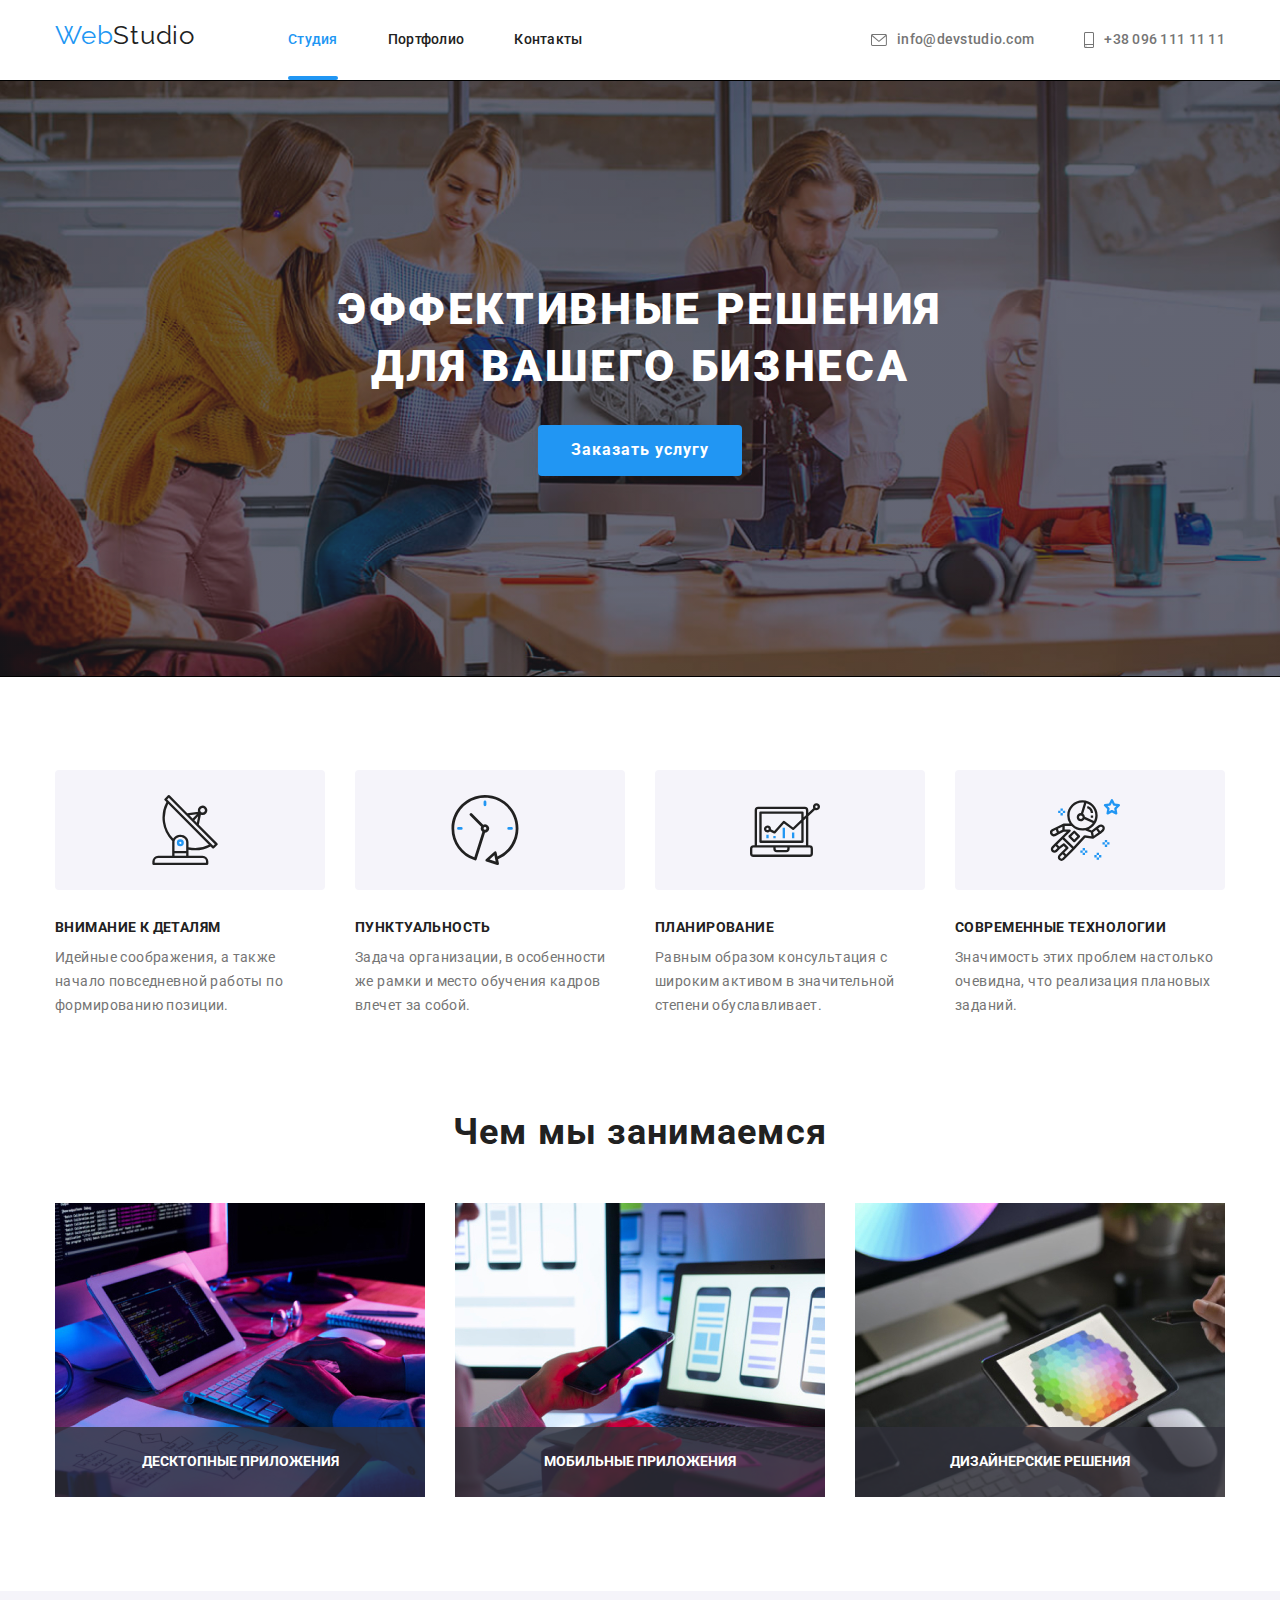
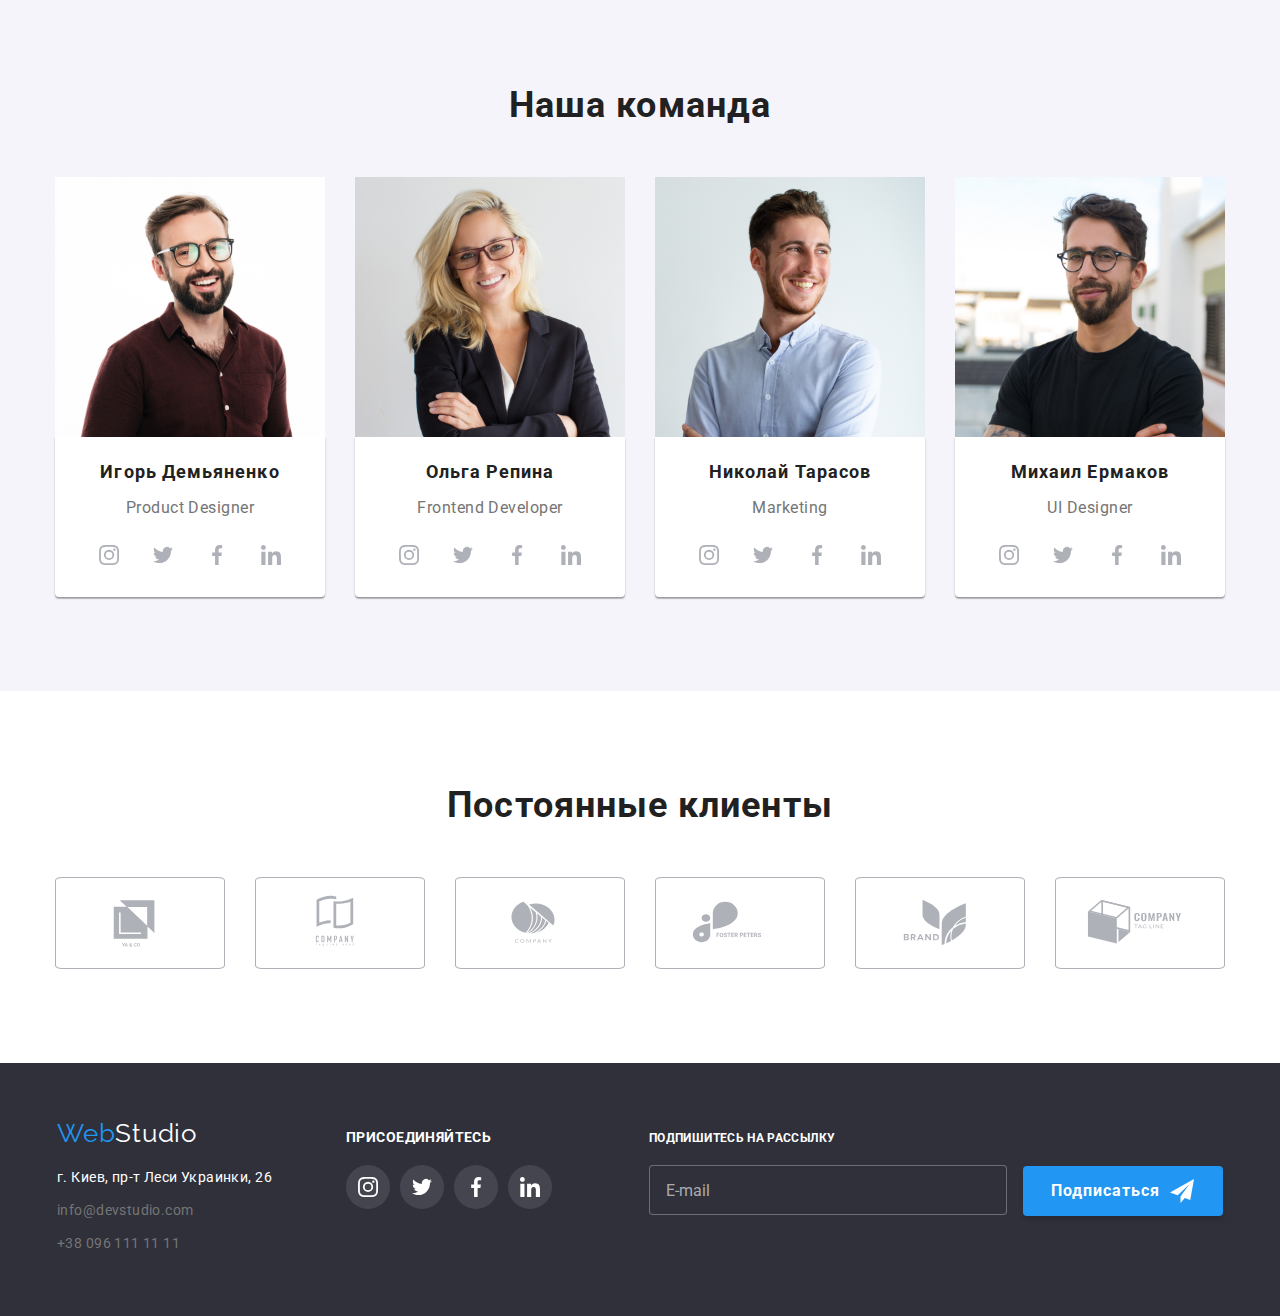
<file: index.html>
<!DOCTYPE html>
<html lang="en">
  <head>
    <meta charset="UTF-8" />
    <meta http-equiv="X-UA-Compatible" content="IE=edge" />
    <meta name="viewport" content="width=device-width, initial-scale=1.0" />
    <title>WebStudio</title>
    <link
      href="https://fonts.googleapis.com/css2?family=Raleway:wght@700&family=Roboto:wght@400;500;700;900&display=swap"
      rel="stylesheet"
    />
    <link
      rel="stylesheet"
      href="https://cdnjs.cloudflare.com/ajax/libs/modern-normalize/1.1.0/modern-normalize.min.css"
    />

    <link rel="stylesheet" href="./css/styles.css" />
  </head>

  <body class="page">
    <!-- Шапка сайта -->
    <header class="page-header">
      <div class="container main-nav">
        <nav class="nav-top">
          <a href="./index.html" class="logo item">
            Web<span class="logo-sc item">Studio</span>
          </a>
          <ul class="site-nav list">
            <li class="item">
              <a href="./index.html" class="linkactive">Студия</a>
            </li>
            <li class="item">
              <a href="./portfolio.html" class="link">Портфолио</a>
            </li>
            <li class="item"><a href="" class="link">Контакты</a></li>
          </ul>
        </nav>

        <ul class="contact-top list">
          <li class="item">
            <a class="contact" href="mailto:info@devstudio.com">
              <svg class="icon" width="16" height="12">
                <use href="./icon/sprite.svg#icon-envelope"></use>
              </svg>
              info@devstudio.com</a
            >
          </li>

          <li class="item">
            <a href="tel:+380961111111" class="contact">
              <svg class="icon" width="10" height="16">
                <use href="./icon/sprite.svg#icon-smartphone"></use>
              </svg>
              +38 096 111 11 11</a
            >
          </li>
        </ul>
      </div>
    </header>

    <main>
      <section class="hero">
        <h1 class="hero-title container">
          Эффективные решения для вашего бизнеса
        </h1>
        <button type="button" class="button-top" data-modal-open>
          Заказать услугу
        </button>
      </section>

      <!-- Преимущества -->

      <section class="section feature">
        <div class="container">
          <ul class="feature-list list">
            <li class="item list-item">
              <div class="feature-icon list">
                <svg class="icon" width="70" height="70">
                  <use href="./icon/sprite.svg#icon-antena"></use>
                </svg>
              </div>
              <h3 class="section-title list">Внимание к деталям</h3>
              <p class="title">
                Идейные соображения, а также начало повседневной работы по
                формированию позиции.
              </p>
            </li>

            <li class="item list-item">
              <div class="feature-icon list">
                <svg class="icon" width="70" height="70">
                  <use href="./icon/sprite.svg#icon-clock"></use>
                </svg>
              </div>
              <h3 class="section-title">Пунктуальность</h3>

              <p class="title">
                Задача организации, в особенности же рамки и место обучения
                кадров влечет за собой.
              </p>
            </li>

            <li class="item list-item">
              <div class="feature-icon list">
                <svg class="icon" width="70" height="70">
                  <use href="./icon/sprite.svg#icon-vector"></use>
                </svg>
              </div>
              <h3 class="section-title">Планирование</h3>

              <p class="title">
                Равным образом консультация с широким активом в значительной
                степени обуславливает.
              </p>
            </li>

            <li class="item list-item">
              <div class="feature-icon list">
                <svg class="icon" width="70" height="70">
                  <use href="./icon/sprite.svg#icon-astronaut"></use>
                </svg>
              </div>
              <h3 class="section-title">Современные технологии</h3>

              <p class="title">
                Значимость этих проблем настолько очевидна, что реализация
                плановых заданий.
              </p>
            </li>
          </ul>
        </div>
      </section>

      <!-- Чем мы занимаемся -->

      <section class="section">
        <div class="container">
          <h2 class="section-team">Чем мы занимаемся</h2>

          <ul class="flex-cont list">
            <li class="item">
              <div class="box-computer-img">
                <img src="./images/img.jpg" alt="desctop" width="370" />
                <p class="text-on-img list">Десктопные приложения</p>
              </div>
            </li>

            <li class="item">
              <div class="box-computer-img">
                <img src="./images/img2.jpg" alt="phone" width="370" />
                <p class="text-on-img list">Мобильные приложения</p>
              </div>
            </li>

            <li class="item">
              <div class="box-computer-img">
                <img src="./images/img3.jpg" alt="tablet" width="370" />
                <p class="text-on-img list">Дизайнерские решения</p>
              </div>
            </li>
          </ul>
        </div>
      </section>

      <!-- Наша команда -->

      <section class="section aboutus">
        <div class="container">
          <h2 class="section-team">Наша команда</h2>

          <ul class="flex-cont list">
            <li class="flex-team list">
              <img src="./team/img.jpg" alt="Игорь Демьяненко" width="270" />
              <div class="element">
                <h3 class="team">Игорь Демьяненко</h3>
                <p class="position">Product Designer</p>

                <div class="element-icon">
                  <a href class="social">
                    <svg class="social-icon" width="20" height="20">
                      <use href="./icon/sprite.svg#icon-instagram"></use>
                    </svg>
                  </a>

                  <a href class="social">
                    <svg class="social-icon" width="20" height="20">
                      <use href="./icon/sprite.svg#icon-twitter"></use>
                    </svg>
                  </a>
                  <a href class="social">
                    <svg class="social-icon" width="20" height="20">
                      <use href="./icon/sprite.svg#icon-facebook"></use>
                    </svg>
                  </a>
                  <a href class="social">
                    <svg class="social-icon" width="20" height="20">
                      <use href="./icon/sprite.svg#icon-linkedin"></use>
                    </svg>
                  </a>
                </div>
              </div>
            </li>

            <li class="flex-team">
              <img src="./team/img1.jpg" alt="Ольга Репина" width="270" />
              <div class="element">
                <h3 class="team">Ольга Репина</h3>
                <p class="position">Frontend Developer</p>

                <div class="element-icon">
                  <a href class="social">
                    <svg class="social-icon" width="20" height="20">
                      <use href="./icon/sprite.svg#icon-instagram"></use>
                    </svg>
                  </a>

                  <a href class="social">
                    <svg class="social-icon" width="20" height="20">
                      <use href="./icon/sprite.svg#icon-twitter"></use>
                    </svg>
                  </a>
                  <a href class="social">
                    <svg class="social-icon" width="20" height="20">
                      <use href="./icon/sprite.svg#icon-facebook"></use>
                    </svg>
                  </a>
                  <a href class="social">
                    <svg class="social-icon" width="20" height="20">
                      <use href="./icon/sprite.svg#icon-linkedin"></use>
                    </svg>
                  </a>
                </div>
              </div>
            </li>

            <li class="flex-team">
              <img src="./team/img2.jpg" alt="Николай Тарасов" width="270" />
              <div class="element">
                <h3 class="team">Николай Тарасов</h3>
                <p class="position">Marketing</p>
                <div class="element-icon">
                  <a href class="social">
                    <svg class="social-icon" width="20" height="20">
                      <use href="./icon/sprite.svg#icon-instagram"></use>
                    </svg>
                  </a>

                  <a href class="social">
                    <svg class="social-icon" width="20" height="20">
                      <use href="./icon/sprite.svg#icon-twitter"></use>
                    </svg>
                  </a>
                  <a href class="social">
                    <svg class="social-icon" width="20" height="20">
                      <use href="./icon/sprite.svg#icon-facebook"></use>
                    </svg>
                  </a>
                  <a href class="social">
                    <svg class="social-icon" width="20" height="20">
                      <use href="./icon/sprite.svg#icon-linkedin"></use>
                    </svg>
                  </a>
                </div>
              </div>
            </li>

            <li class="flex-team">
              <img src="./team/img3.jpg" alt="Михаил Ермаков" width="270" />
              <div class="element">
                <h3 class="team">Михаил Ермаков</h3>
                <p class="position">UI Designer</p>

                <div class="element-icon">
                  <a href class="social">
                    <svg class="social-icon" width="20" height="20">
                      <use href="./icon/sprite.svg#icon-instagram"></use>
                    </svg>
                  </a>

                  <a href class="social">
                    <svg class="social-icon" width="20" height="20">
                      <use href="./icon/sprite.svg#icon-twitter"></use>
                    </svg>
                  </a>
                  <a href class="social">
                    <svg class="social-icon" width="20" height="20">
                      <use href="./icon/sprite.svg#icon-facebook"></use>
                    </svg>
                  </a>
                  <a href class="social">
                    <svg class="social-icon" width="20" height="20">
                      <use href="./icon/sprite.svg#icon-linkedin"></use>
                    </svg>
                  </a>
                </div>
              </div>
            </li>
          </ul>
        </div>
      </section>
    </main>

    <!-- Постоянные клиенты -->

    <section class="section">
      <div class="container">
        <h2 class="section-team">Постоянные клиенты</h2>

        <ul class="flex-cont list">
          <li class="item">
            <a href class="contact-icon">
              <svg class="icon" width="106" height="60">
                <use href="./icon/sprite.svg#icon-group"></use>
              </svg>
            </a>
          </li>
          <li class="item">
            <a href class="contact-icon">
              <svg class="icon" width="106" height="60">
                <use href="./icon/sprite.svg#icon-group1"></use>
              </svg>
            </a>
          </li>
          <li class="item">
            <a href class="contact-icon">
              <svg class="icon" width="106" height="60">
                <use href="./icon/sprite.svg#icon-group2"></use>
              </svg>
            </a>
          </li>
          <li class="item">
            <a href class="contact-icon">
              <svg class="icon" width="106" height="60">
                <use href="./icon/sprite.svg#icon-group3"></use>
              </svg>
            </a>
          </li>
          <li class="item">
            <a href class="contact-icon">
              <svg class="icon" width="106" height="60">
                <use href="./icon/sprite.svg#icon-group4"></use>
              </svg>
            </a>
          </li>
          <li class="item">
            <a href class="contact-icon">
              <svg class="icon" width="106" height="60">
                <use href="./icon/sprite.svg#icon-group5"></use>
              </svg>
            </a>
          </li>
        </ul>
      </div>
    </section>

    <!-- Футер -->

    <footer class="footer">
      <div class="container footer-flex-container">
        <div class="link-logo-footer">
          <div class="logotype">
            <a href="./index.html" class="logo-ft">
              Web<span class="logo-footer">Studio</span>
            </a>
          </div>

          <address class="adress">
            <p class="adress-geo list">г. Киев, пр-т Леси Украинки, 26</p>
            <ul class="contact-nav list">
              <li class="item">
                <a href="mailto:info@devstudio.com" class="contact"
                  >info@devstudio.com</a
                >
              </li>
              <li class="item">
                <a href="tel:+380961111111" class="contact"
                  >+38 096 111 11 11</a
                >
              </li>
            </ul>
          </address>
        </div>

        <div class="join-list">
          <h3 class="join list">присоединяйтесь</h3>

          <div class="element-icon">
            <a href class="social-botom">
              <svg class="social-icon" width="20" height="20">
                <use href="./icon/sprite.svg#icon-instagram"></use>
              </svg>
            </a>
            <a href class="social-botom">
              <svg class="social-icon" width="20" height="20">
                <use href="./icon/sprite.svg#icon-twitter"></use>
              </svg>
            </a>
            <a href class="social-botom">
              <svg class="social-icon" width="20" height="20">
                <use href="./icon/sprite.svg#icon-facebook"></use>
              </svg>
            </a>
            <a href class="social-botom">
              <svg class="social-icon" width="20" height="20">
                <use href="./icon/sprite.svg#icon-linkedin"></use>
              </svg>
            </a>
          </div>
        </div>

        <form name="footer-form" autocomplete="on">
          <label for="footer-mail" class="contact-form-mail-label"
            >Подпишитесь на рассылку</label
          >
          <input
            type="email"
            name="user-mail-footer"
            class="contact-form-mail"
            id="footer-mail"
            placeholder="E-mail"
            required
          />
          <button type="submit" class="contact-form-submit-button">
            Подписаться
            <svg class="btn-footer-icon" width="24px" height="24px">
              <use href="./icon/sprite.svg#icon-send"></use>
            </svg>
          </button>
        </form>
      </div>
    </footer>

    <!-- /* =====Backdrop==== */ -->

    <div class="backdrop is-hidden" data-modal>
      <div class="modal">
        <button class="btn-modal" type="button" data-modal-close>
          <svg class="modal-close-icon" width="11" height="11">
            <use href="./icon/sprite.svg#icon-close"></use>
          </svg>
        </button>
        <b class="title-modal-form">Оставьте свои данные, мы вам перезвоним</b>
        <form name="modal-form">
          <label class="modal-form-label" for="user-name">Имя</label>
          <span class="icon-wrapper">
            <input
              type="text"
              class="modal-form-input input-form"
              name="user-name"
              id="user-name"
              required
            />
            <svg class="modal-icon" width="18" height="18">
              <use href="./icon/sprite.svg#icon-person-black-18dp"></use>
            </svg>
          </span>
          <label class="modal-form-label">Телефон</label>
          <span class="icon-wrapper">
            <input
              name="user-phone"
              type="tel"
              class="modal-form-input input-form"
              required
            />
            <svg class="modal-icon" width="18" height="18">
              <use href="./icon/sprite.svg#icon-phone-black-18dp"></use>
            </svg>
          </span>

          <label class="modal-form-label">Почта </label>
          <span class="icon-wrapper">
            <input
              name="user-mail"
              type="email"
              class="modal-form-input input-form"
            />
            <svg class="modal-icon" width="18" height="18">
              <use href="./icon/sprite.svg#icon-email-black-18dp"></use>
            </svg>
          </span>
          <label for="user-message" class="modal-form-label">Комментарий</label>
          <textarea
            name="user-message"
            class="modal-form-input textarea-form"
            placeholder="Введите текст"
            id="user-message"
          ></textarea>
          <div class="checkbox-modal-wrapper">
            <input
              type="checkbox"
              id="user-policy"
              name="user-policy"
              class="visually-hidden modal-form-checkbox"
            />
            <label for="user-policy" class="modal-form-checkbox-label"
              >Соглашаюсь с рассылкой и принимаю &nbsp;
              <a href="" class="modal-link-policy"> Условия договора</a>
            </label>
          </div>
          <button class="modal-form-button">Отправить</button>
        </form>
      </div>
    </div>

    <script src="./js/modal.js"></script>
  </body>
</html>
</file>
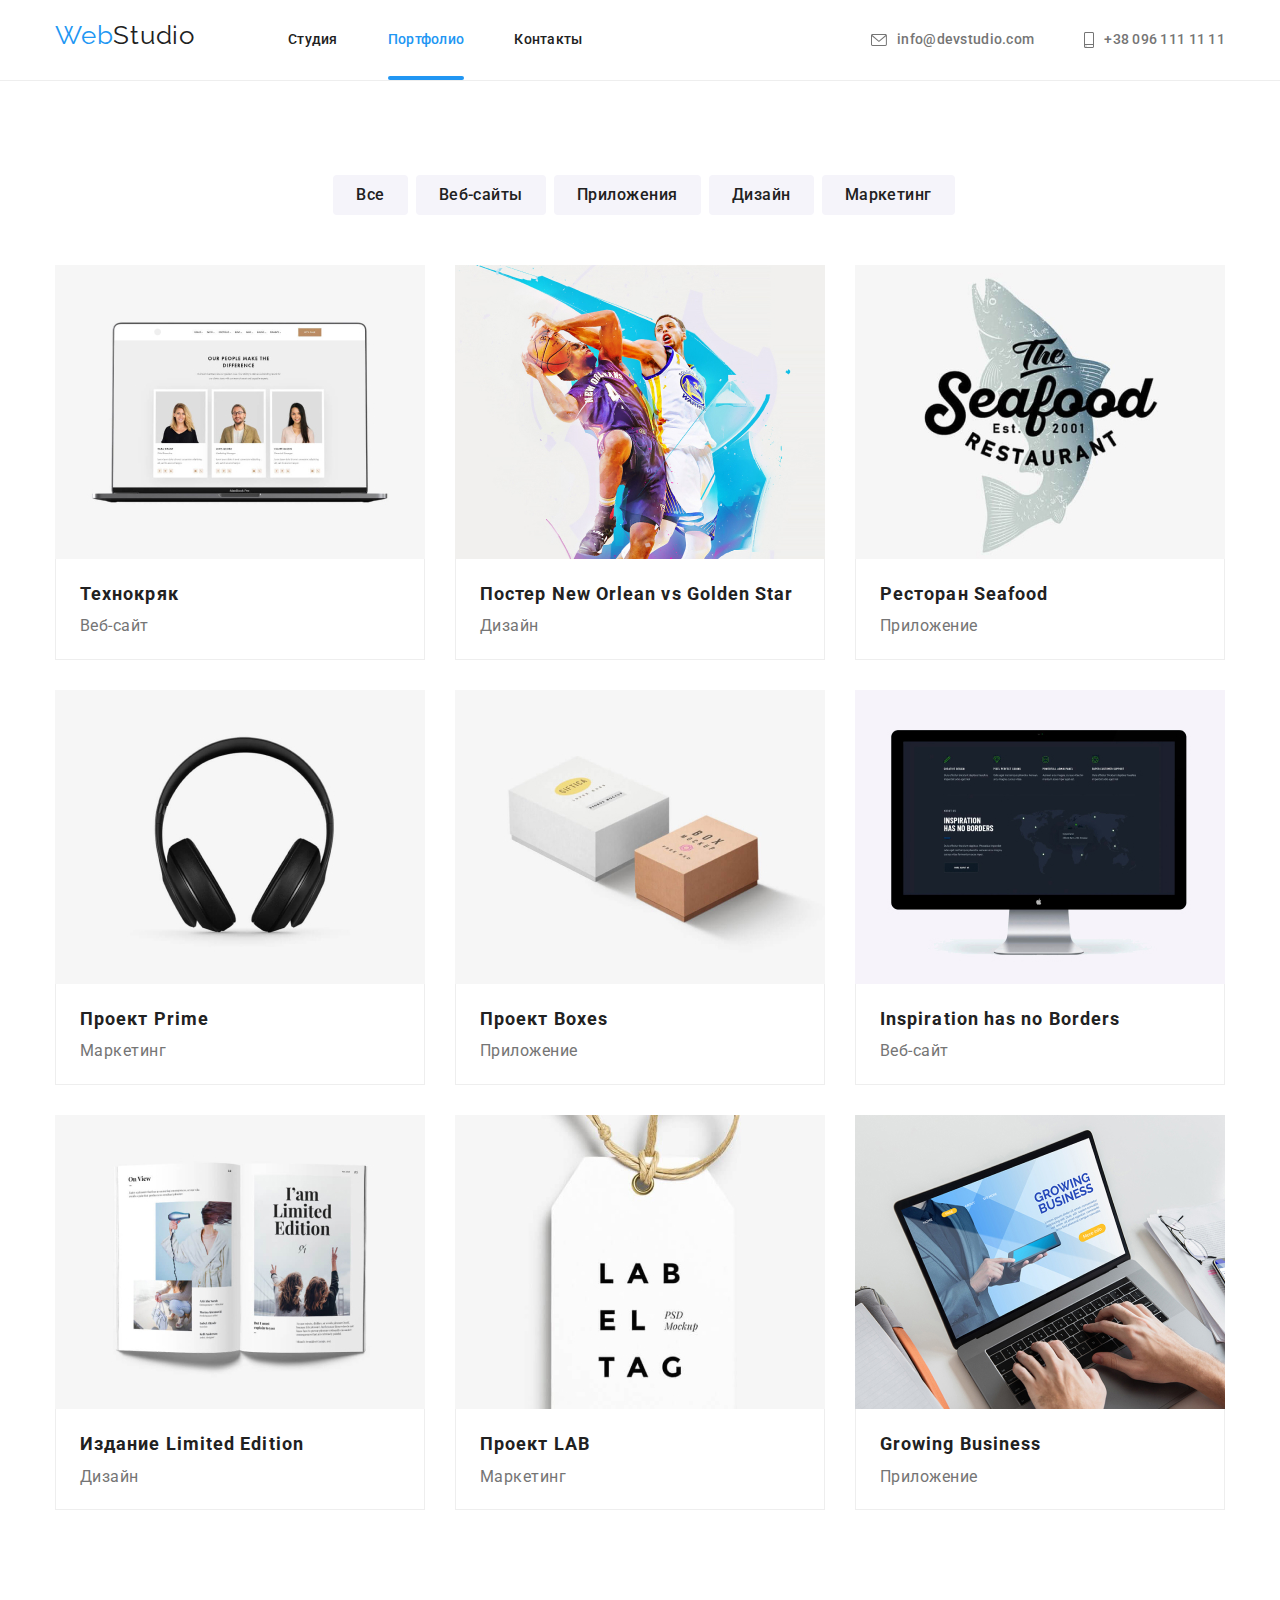
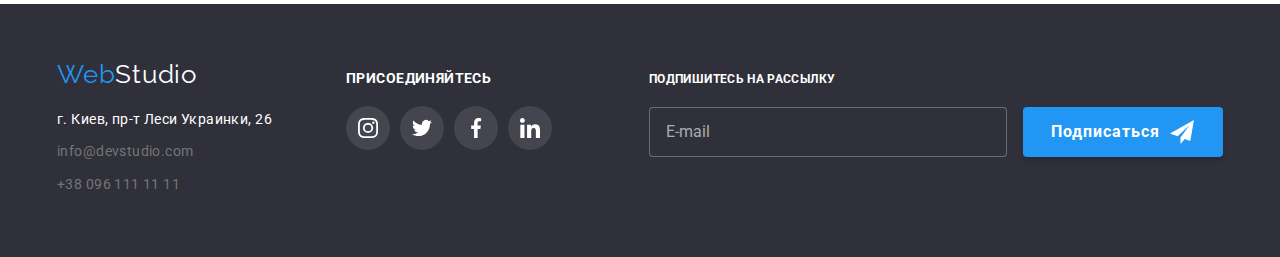
<file: portfolio.html>
<!DOCTYPE html>
<html lang="en">
  <head>
    <meta charset="UTF-8" />
    <meta http-equiv="X-UA-Compatible" content="IE=edge" />
    <meta name="viewport" content="width=device-width, initial-scale=1.0" />
    <title>portfolio</title>
    <link
      href="https://fonts.googleapis.com/css2?family=Raleway:wght@700&family=Roboto:wght@400;500;700;900&display=swap"
      rel="stylesheet"
    />
    <link
      rel="stylesheet"
      href="https://cdnjs.cloudflare.com/ajax/libs/modern-normalize/1.1.0/modern-normalize.min.css"
    />

    <link rel="stylesheet" href="./css/styles.css" />
  </head>

  <!-- Шапка -->

  <body class="page list">
    <header class="page-header">
      <div class="container main-nav">
        <nav class="nav-top">
          <a href="./index.html" class="logo item">
            Web<span class="logo-sc item">Studio</span>
          </a>

          <ul class="site-nav list">
            <li class="item"><a href="./index.html" class="link">Студия</a></li>
            <li class="item">
              <a href="./portfolio.html" class="linkactive">Портфолио</a>
            </li>
            <li class="item"><a href="" class="link">Контакты</a></li>
          </ul>
        </nav>
        <ul class="contact-top list">
          <li class="item">
            <a class="contact" href="mailto:info@devstudio.com">
              <svg class="icon" width="16" height="12">
                <use href="./icon/sprite.svg#icon-envelope"></use>
              </svg>
              info@devstudio.com</a
            >
          </li>

          <li class="item">
            <a href="tel:+380961111111" class="contact">
              <svg class="icon" width="10" height="16">
                <use href="./icon/sprite.svg#icon-smartphone"></use>
              </svg>
              +38 096 111 11 11</a
            >
          </li>
        </ul>
      </div>
    </header>

    <!-- Фильтр -->

    <main>
      <section class="section menu">
        <div class="container">
          <ul class="portfolio-filter list">
            <li>
              <button type="button" class="button-menu">Все</button>
            </li>
            <li>
              <button type="button" class="button-menu">Веб-сайты</button>
            </li>
            <li>
              <button type="button" class="button-menu">Приложения</button>
            </li>
            <li>
              <button type="button" class="button-menu">Дизайн</button>
            </li>
            <li>
              <button type="button" class="button-menu">Маркетинг</button>
            </li>
          </ul>

          <!-- набор услуг -->

          <ul class="portfolio-list cards-list">
            <li class="flex-element">
              <a class="card" href="">
                <div class="img-wrapper">
                  <img
                    src="./works/Технокряк.jpg"
                    alt="Технокряк"
                    width="370"
                    height="294"
                  />
                  <p class="text-actions list">
                    Ресурс предлагает комплексные предложения с разным уровнем
                    функционала и сервисов. Все это позволит посетителю получить
                    исчерпывающие сведения о компании или частном лице.
                  </p>
                </div>
                <div class="element-border">
                  <h3 class="description">Технокряк</h3>
                  <p class="project">Веб-сайт</p>
                </div>
              </a>
            </li>

            <li class="flex-element">
              <a class="card" href="">
                <div class="img-wrapper">
                  <img
                    src="./works/ПостерNewOrleanvsGoldenStar.jpg"
                    alt="Постер New Orlean vs Golden Star"
                    width="370"
                  />
                  <p class="text-actions">
                    Ресурс предлагает комплексные предложения с разным уровнем
                    функционала и сервисов. Все это позволит посетителю получить
                    исчерпывающие сведения о компании или частном лице.
                  </p>
                </div>
                <div class="element-border">
                  <h3 class="description">Постер New Orlean vs Golden Star</h3>
                  <p class="project">Дизайн</p>
                </div>
              </a>
            </li>

            <li class="flex-element">
              <a class="card" href="">
                <div class="img-wrapper">
                  <img
                    src="./works/Ресторан.jpg"
                    alt="Ресторан Seafood"
                    width="370"
                  />
                  <p class="text-actions">
                    Ресурс предлагает комплексные предложения с разным уровнем
                    функционала и сервисов. Все это позволит посетителю получить
                    исчерпывающие сведения о компании или частном лице.
                  </p>
                </div>
                <div class="element-border">
                  <h3 class="description">Ресторан Seafood</h3>
                  <p class="project">Приложение</p>
                </div>
              </a>
            </li>

            <li class="flex-element">
              <a class="card" href="">
                <div class="img-wrapper">
                  <img
                    src="./works/ПроектPrime.jpg"
                    alt="Проект Prime"
                    width="370"
                  />
                  <p class="text-actions">
                    Ресурс предлагает комплексные предложения с разным уровнем
                    функционала и сервисов. Все это позволит посетителю получить
                    исчерпывающие сведения о компании или частном лице.
                  </p>
                </div>
                <div class="element-border">
                  <h3 class="description">Проект Prime</h3>
                  <p class="project">Маркетинг</p>
                </div>
              </a>
            </li>

            <li class="flex-element">
              <a class="card" href="">
                <div class="img-wrapper">
                  <img
                    src="./works/ПроектBoxes.jpg"
                    alt="Проект Boxes"
                    width="370"
                  />
                  <p class="text-actions">
                    Ресурс предлагает комплексные предложения с разным уровнем
                    функционала и сервисов. Все это позволит посетителю получить
                    исчерпывающие сведения о компании или частном лице.
                  </p>
                </div>
                <div class="element-border">
                  <h3 class="description">Проект Boxes</h3>
                  <p class="project">Приложение</p>
                </div>
              </a>
            </li>

            <li class="flex-element">
              <a class="card" href="">
                <div class="img-wrapper">
                  <img
                    src="./works/InspirationhasnoBorders.jpg"
                    alt="Inspiration has no Borders"
                    width="370"
                  />
                  <p class="text-actions">
                    Ресурс предлагает комплексные предложения с разным уровнем
                    функционала и сервисов. Все это позволит посетителю получить
                    исчерпывающие сведения о компании или частном лице.
                  </p>
                </div>
                <div class="element-border">
                  <h3 class="description">Inspiration has no Borders</h3>
                  <p class="project">Веб-сайт</p>
                </div>
              </a>
            </li>

            <li class="flex-element">
              <a class="card" href="">
                <div class="img-wrapper">
                  <img
                    src="./works/ИзданиеLimitedEdition.jpg"
                    alt="Издание Limited Edition"
                    width="370"
                  />
                  <p class="text-actions">
                    Ресурс предлагает комплексные предложения с разным уровнем
                    функционала и сервисов. Все это позволит посетителю получить
                    исчерпывающие сведения о компании или частном лице.
                  </p>
                </div>
                <div class="element-border">
                  <h3 class="description">Издание Limited Edition</h3>
                  <p class="project">Дизайн</p>
                </div>
              </a>
            </li>

            <li class="flex-element">
              <a class="card" href="">
                <div class="img-wrapper">
                  <img
                    src="./works/ПроектLAB.jpg"
                    alt="Проект LAB"
                    width="370"
                  />
                  <p class="text-actions">
                    Ресурс предлагает комплексные предложения с разным уровнем
                    функционала и сервисов. Все это позволит посетителю получить
                    исчерпывающие сведения о компании или частном лице.
                  </p>
                </div>
                <div class="element-border">
                  <h3 class="description">Проект LAB</h3>
                  <p class="project">Маркетинг</p>
                </div>
              </a>
            </li>

            <li class="flex-element">
              <a class="card" href="">
                <div class="img-wrapper">
                  <img
                    src="./works/GrowingBusiness.jpg"
                    alt="Growing Business"
                    width="370"
                  />
                  <p class="text-actions">
                    Ресурс предлагает комплексные предложения с разным уровнем
                    функционала и сервисов. Все это позволит посетителю получить
                    исчерпывающие сведения о компании или частном лице.
                  </p>
                </div>
                <div class="element-border">
                  <h3 class="description">Growing Business</h3>
                  <p class="project">Приложение</p>
                </div>
              </a>
            </li>
          </ul>
        </div>
      </section>
    </main>

    <!-- Подвал -->

    <footer class="footer">
      <div class="container footer-flex-container">
        <div class="link-logo-footer">
          <div class="logotype">
            <a href="./index.html" class="logo-ft">
              Web<span class="logo-footer">Studio</span>
            </a>
          </div>

          <address class="adress">
            <p class="adress-geo list">г. Киев, пр-т Леси Украинки, 26</p>
            <ul class="contact-nav list">
              <li class="item">
                <a href="mailto:info@devstudio.com" class="contact"
                  >info@devstudio.com</a
                >
              </li>
              <li class="item">
                <a href="tel:+380961111111" class="contact"
                  >+38 096 111 11 11</a
                >
              </li>
            </ul>
          </address>
        </div>

        <div class="join-list">
          <h3 class="join list">присоединяйтесь</h3>

          <div class="element-icon">
            <a href class="social-botom">
              <svg class="social-icon" width="20" height="20">
                <use href="./icon/sprite.svg#icon-instagram"></use>
              </svg>
            </a>
            <a href class="social-botom">
              <svg class="social-icon" width="20" height="20">
                <use href="./icon/sprite.svg#icon-twitter"></use>
              </svg>
            </a>
            <a href class="social-botom">
              <svg class="social-icon" width="20" height="20">
                <use href="./icon/sprite.svg#icon-facebook"></use>
              </svg>
            </a>
            <a href class="social-botom">
              <svg class="social-icon" width="20" height="20">
                <use href="./icon/sprite.svg#icon-linkedin"></use>
              </svg>
            </a>
          </div>
        </div>

        <form name="footer-form" autocomplete="on">
          <label for="footer-mail" class="contact-form-mail-label"
            >Подпишитесь на рассылку</label
          >
          <input
            type="email"
            name="user-mail-footer"
            class="contact-form-mail"
            id="footer-mail"
            placeholder="E-mail"
            required
          />
          <button type="submit" class="contact-form-submit-button">
            Подписаться
            <svg class="btn-footer-icon" width="24px" height="24px">
              <use href="./icon/sprite.svg#icon-send"></use>
            </svg>
          </button>
        </form>
      </div>
    </footer>

    <!-- /* =====Backdrop==== */ -->

    <div class="backdrop is-hidden" data-modal>
      <div class="modal">
        <button class="btn-modal" type="button" data-modal-close>
          <svg class="modal-close-icon" width="11" height="11">
            <use href="./icon/sprite.svg#icon-close"></use>
          </svg>
        </button>
        <b class="title-modal-form">Оставьте свои данные, мы вам перезвоним</b>
        <form name="modal-form">
          <label class="modal-form-label" for="user-name">Имя</label>
          <span class="icon-wrapper">
            <input
              type="text"
              class="modal-form-input input-form"
              name="user-name"
              id="user-name"
              required
            />
            <svg class="modal-icon" width="18" height="18">
              <use href="./icon/sprite.svg#icon-person-black-18dp"></use>
            </svg>
          </span>
          <label class="modal-form-label">Телефон</label>
          <span class="icon-wrapper">
            <input
              name="user-phone"
              type="tel"
              class="modal-form-input input-form"
              required
            />
            <svg class="modal-icon" width="18" height="18">
              <use href="./icon/sprite.svg#icon-phone-black-18dp"></use>
            </svg>
          </span>

          <label class="modal-form-label">Почта </label>
          <span class="icon-wrapper">
            <input
              name="user-mail"
              type="email"
              class="modal-form-input input-form"
            />
            <svg class="modal-icon" width="18" height="18">
              <use href="./icon/sprite.svg#icon-email-black-18dp"></use>
            </svg>
          </span>
          <label for="user-message" class="modal-form-label">Комментарий</label>
          <textarea
            name="user-message"
            class="modal-form-input textarea-form"
            placeholder="Введите текст"
            id="user-message"
          ></textarea>
          <div class="checkbox-modal-wrapper">
            <input
              type="checkbox"
              id="user-policy"
              name="user-policy"
              class="visually-hidden modal-form-checkbox"
            />
            <label for="user-policy" class="modal-form-checkbox-label"
              >Соглашаюсь с рассылкой и принимаю &nbsp;
              <a href="" class="modal-link-policy"> Условия договора</a>
            </label>
          </div>
          <button class="modal-form-button">Отправить</button>
        </form>
      </div>
    </div>

    <script src="./js/modal.js"></script>
  </body>
</html>
</file>
<file: css/styles.css>
:root {
  --primary-text-color: #757575;
  --title-text-color: #212121;
  --accent-color: #2196f3;
  --primary-bg-color: #ffffff;
  --button-bg-color: #f5f4fa;
  --hero-bg-color: #2f303a;
  --feature-bgc-color: #f5f4fa;
  --icon-noAction-color: #afb1b8;
  --bgc-icon-footer: rgba(255, 255, 255, 0.1);
  --alternative-accent-color: #188ce8;
  --add-animation: cubic-bezier(0.4, 0, 0.2, 1);
}

/* outline: 2px solid tomato; */

.page {
  color: var(--title-text-color);
  background-color: var(--primary-bg-color);
  font-family: Roboto, sans-serif;
}

ul {
  list-style: none;
}

.list {
  padding: 0px;
  margin: 0px;
  list-style: none;
}

.container {
  margin: 0 auto;
  width: 1200px;
  padding: 0 15px;

  /* outline: 2px solid tomato; */
}

.section {
  padding-top: 94px;
  padding-bottom: 94px;
}

a {
  text-decoration: none;
}

.page-header {
  border-bottom: 1px solid #eeeeee;
}

/* Logo */

.logo {
  color: var(--accent-color);
  background-color: var(--primary-bg-color);
  font-family: Raleway, sans-serif;
  font-size: 26px;
  line-height: 0.83;
  letter-spacing: 0.03em;

  padding-bottom: 32px;
}

.logo .logo-sc {
  color: var(--title-text-color);
  padding-top: 32px;
  padding-bottom: 32px;
}

/* Main nav */

.main-nav {
  display: flex;
  align-items: center;
}

.main-nav .nav-top {
  display: flex;
  align-items: center;
}

/* Site nav */

.site-nav {
  display: flex;
  margin-left: 93px;
  align-items: center;
}

.site-nav .item + .item {
  margin-left: 50px;
}

.site-nav .linkactive {
  position: relative;
  display: block;

  color: var(--accent-color);
  font-weight: 500;
  font-size: 14px;
  line-height: 1.14;
  letter-spacing: 0.02em;
  padding-top: 32px;
  padding-bottom: 32px;
}

header a {
  padding: 24px 0px;
}

.site-nav .linkactive::after {
  position: absolute;
  left: 0;
  bottom: 0;

  content: "";
  display: block;
  width: 100%;
  height: 4px;
  background-color: var(--accent-color);
  border-radius: 2px;
}

.site-nav .link {
  display: block;
  color: var(--title-text-color);

  font-weight: 500;
  font-size: 14px;
  line-height: 1.14;
  letter-spacing: 0.02em;

  padding-top: 32px;
  padding-bottom: 32px;

  transition: color 250ms var(--add-animation);
}

.site-nav .link:hover,
.site-nav .link:focus {
  color: var(--accent-color);
}

/* Contact */

.contact-nav .contact {
  color: var(--primary-text-color);
  background-color: var(--hero-bg-color);

  font-style: normal;
  font-weight: 400;
  font-size: 14px;
  line-height: 1.71;
  letter-spacing: 0.03em;

  transition: color 250ms var(--add-animation);
}

.contact-nav .item + .item {
  margin-top: 9px;
}

.contact-nav .contact:hover,
.contact-nav .contact:focus {
  color: var(--primary-bg-color);
}

.contact-top .contact {
  position: relative;
  padding: 32px 0;

  color: var(--primary-text-color);
  background-color: var(--primary-bg-color);
  font-family: Roboto, sans-serif;
  font-weight: 500;
  font-size: 14px;
  line-height: 1.14;
  letter-spacing: 0.02em;
  display: flex;
  justify-content: center;
  align-items: center;

  transition: color 250ms var(--add-animation);
}

.contact-top > li {
  display: inline-flex;
  justify-content: center;
  align-items: center;
}

.contact-top {
  display: flex;
  margin-left: auto;
}

.contact-top .item + .item {
  margin-left: 50px;
}

.icon {
  fill: currentColor;
}

.item .icon {
  padding-right: 10px;
  justify-content: center;
  align-items: center;
  box-sizing: content-box;
}

/* .contact-top.contact {
  display: flex;
} */

.contact-top .contact:hover,
.contact-top .contact:focus {
  color: var(--accent-color);
  background-color: var(--primary-bg-color);
}

.join-list .social + .social {
  margin-left: 10px;
}

/* Hero */

.hero {
  text-align: center;
  background-color: var(--hero-bg-color);
  max-width: 1600px;

  padding-top: 200px;
  padding-bottom: 200px;
  margin-right: auto;
  margin-left: auto;
  outline: 1px solid black;
  background-image: linear-gradient(
      to right,
      rgba(47, 48, 58, 0.4),
      rgba(47, 48, 58, 0.4)
    ),
    url(../images/background.jpg);

  background-repeat: no-repeat;
  background-position: center;
  background-size: cover;
}

.hero-title {
  color: var(--primary-bg-color);
  font-weight: 900;
  font-size: 44px;
  line-height: 1.3;
  text-align: center;
  letter-spacing: 0.06em;
  text-transform: uppercase;

  width: 696px;
  margin-top: 0px;
  margin-bottom: 30px;
}

/* Section */

.section-team {
  margin-top: 0;
  margin-bottom: 50px;

  color: var(--title-text-color);
  font-style: normal;
  font-weight: 700;
  font-size: 36px;
  line-height: 1.16;
  text-align: center;
  letter-spacing: 0.03em;
}

.feature-icon {
  display: flex;
  border: none;
  margin-bottom: 30px;
  justify-content: center;
  align-items: center;
  height: 120px;
  margin-bottom: 30px;
  border-radius: 4px;
  background-color: var(--button-bg-color);
}

.feature-list .list-item + .list-item {
  margin-left: 30px;
}

.aboutus {
  background-color: var(--button-bg-color);
}

.team {
  color: var(--title-text-color);
  font-style: normal;
  font-weight: 700;
  font-size: 18px;
  line-height: 1.7;
  letter-spacing: 0.06em;

  margin-top: 0;
  margin-bottom: 10px;
}

.description {
  color: var(--title-text-color);

  font-style: normal;
  font-weight: 700;
  font-size: 18px;
  line-height: 1.7;
  letter-spacing: 0.06em;

  margin-bottom: 4px;
  margin-top: 0;
}

.project {
  color: var(--primary-text-color);
  letter-spacing: 0.03em;
  font-weight: 400;
  font-size: 16px;
  line-height: 1.6;

  margin-top: 0;
  margin-bottom: 0;
}

/* Features */

.feature {
  padding-bottom: 0;
}

.feature-list {
  display: flex;
}

.feature-list > .item {
  width: 270px;

  /* background-color: tomato;*/
}

.flex-cont .item + .item {
  margin-left: 30px;
}

/* .flex-cont .flex-section + .flex-section {
  margin-left: 30px;
} */

.section-title {
  margin-bottom: 10px;
  margin-top: 0px;

  font-weight: 700;
  font-size: 14px;
  line-height: 1.14;
  letter-spacing: 0.03em;
  text-transform: uppercase;
}

.title {
  color: var(--primary-text-color);
  margin-bottom: 0;
  margin-top: 0;

  font-style: normal;
  font-weight: 400;
  font-size: 14px;
  line-height: 1.7;
  letter-spacing: 0.03em;
}

img {
  display: block;
}

/* Team */

.position {
  color: var(--primary-text-color);
  letter-spacing: 0.03em;
  font-weight: 400;
  font-size: 16px;
  line-height: 1.2;

  margin-top: 0;
  margin-bottom: 16px;
}

/* Кнопки соц. сетей */

.social {
  cursor: pointer;
  display: flex;
  align-items: center;
  justify-content: center;
  padding: 0;
  border: none;
  width: 44px;
  height: 44px;
  border-radius: 50%;
  color: var(--icon-noAction-color);
  background-color: var(--primary-bg-color);

  transition: background 250ms var(--add-animation);
}

.join {
  font-weight: 700;
  font-size: 14px;
  line-height: 16px;
  letter-spacing: 0.03em;
  text-transform: uppercase;
  color: var(--primary-bg-color);
  padding-bottom: 20px;
}

.join-list {
  padding-right: 93px;
  display: inline-block;
}

.link-logo-footer {
  padding-right: 70px;
}

.social:hover,
.social:focus {
  align-items: center;
  justify-content: center;
  color: var(--primary-bg-color);
  background-color: var(--accent-color);
}

.social-icon {
  fill: currentColor;
  transition: color 250ms var(--add-animation);
}

.element .social + .social {
  margin-left: 10px;
}

/* Постоянные клиенты  */

.contact-icon {
  display: flex;
  cursor: pointer;
  align-items: center;
  justify-content: center;
  border-radius: 4%;
  width: 170px;
  height: 92px;
  padding: 0;
  color: var(--icon-noAction-color);
  background-color: var(--primary-bg-color);
  border: 1px solid var(--icon-noAction-color);

  transition: color 250ms var(--add-animation);
}

.contact-icon:hover,
.contact-icon:focus {
  color: var(--accent-color);
  background-color: var(--primary-bg-color);
  border: 1px solid rgba(33, 150, 243, 1);
}

.contact-icon {
  fill: currentColor;
}

.social-botom {
  display: inline-flex;
  cursor: pointer;
  align-items: center;
  justify-content: center;
  padding: 0;
  border: none;
  width: 44px;
  height: 44px;
  border-radius: 50%;
  color: var(--primary-bg-color);
  background-color: var(--bgc-icon-footer);

  transition: background-color 250ms var(--add-animation);
}

.social-botom:hover,
.social-botom:focus {
  color: var(--primary-bg-color);
  background-color: var(--accent-color);
}

.join-list .social-botom + .social-botom {
  margin-left: 10px;
}

/* Logo */

.logo-ft {
  color: var(--accent-color);

  font-family: Raleway, sans-serif;
  font-size: 26px;
  line-height: 0.83;
  letter-spacing: 0.03em;
}

.logo-ft .logo-footer {
  color: var(--primary-bg-color);

  font-family: Raleway, sans-serif;
  font-size: 26px;
  line-height: 0.83;
  letter-spacing: 0.03em;
}

footer {
  background-color: var(--hero-bg-color);
  padding-top: 60px;
  padding-bottom: 60px;
}

.adress-geo {
  color: var(--primary-bg-color);
  font-style: normal;
  font-weight: 400;
  font-size: 14px;
  line-height: 1.71;
  letter-spacing: 0.03em;

  margin-bottom: 9px;
}

/* Страница портфолио */

/* Шапка */

/* Фильтр */

.menu .button-menu {
  cursor: pointer;
  color: var(--title-text-color);
  background-color: var(--button-bg-color);
  border: 1px solid transparent;

  font-family: inherit;
  font-style: normal;
  font-weight: 500;
  font-size: 16px;
  line-height: 1.6;
  text-align: center;
  letter-spacing: 0.03em;
  border-radius: 4px;

  padding: 6px 22px;
  margin-left: 8px;

  transition: color 250ms var(--add-animation),
    background-color 250ms var(--add-animation),
    box-shadow 250ms var(--add-animation);
}

.portfolio-filter {
  display: flex;
  justify-content: center;

  margin-top: 0;
  margin-bottom: 50px;
}

/* Button */

.hero .button-top {
  color: var(--primary-bg-color);
  background-color: var(--accent-color);
  cursor: pointer;

  border-radius: 4px;
  padding: 10px 32px;
  /* min-width: 200px; */
  border-right: 0px;
  border-left: 0px;

  font-family: inherit;
  font-weight: 700;
  font-size: 16px;
  line-height: 1.8;
  letter-spacing: 0.06em;
  border: 1px solid transparent;

  transition: background-color 250ms var(--add-animation);
}

.button-top:hover,
.button-top:focus {
  background-color: var(--alternative-accent-color);
}

.menu .button-menu:hover,
.menu .button-menu:focus {
  color: var(--primary-bg-color);
  background-color: var(--accent-color);
  border-color: transparent;
  box-shadow: 0px 2px 2px 0px rgba(0, 0, 0, 0.12);

  box-shadow: 0px 1px 2px 0px rgba(0, 0, 0, 0.08);

  box-shadow: 0px 3px 1px 0px rgba(0, 0, 0, 0.1);
}

/* Набор услуг */

.works p {
  font-weight: 400;
  font-size: 16px;
  line-height: 1.8;
  letter-spacing: 0.03em;
}

.portfolio-list {
  display: flex;
  flex-wrap: wrap;
  align-items: center;
  padding: 0;
  margin: 0;
}

.cards-list {
  display: flex;
  flex-wrap: wrap;
  flex-basis: calc((100% - 90px) / 3);
  margin-left: -30px;
  margin-top: -30px;
}

.element-border {
  border-left: 1px solid #eeeeee;
  border-right: 1px solid #eeeeee;
  border-bottom: 1px solid #eeeeee;
  padding: 20px 24px;
}

.element {
  align-items: center;
  justify-content: center;

  padding: 20px 24px 20px 24px;

  border-radius: 0px 0px 4px 4px;
  box-shadow: 0px 1px 3px rgba(0, 0, 0, 0.12), 0px 1px 1px rgba(0, 0, 0, 0.14),
    0px 2px 1px rgba(0, 0, 0, 0.2);
}

.element-icon {
  display: flex;
  align-items: center;
  justify-content: center;
}

.flex-element {
  width: 370px;
  margin-left: 30px;
  margin-top: 30px;
}

.card {
  display: block;
}

.card:hover {
  box-shadow: 0px 4px 4px 0px rgba(0, 0, 0, 0.25);
  transition: box-shadow 250ms var(--add-animation);
}

.text-actions {
  position: absolute;
  top: 0;
  left: 0;
  width: 100%;
  height: 100%;
  overflow: auto;

  padding: 63px 24px;
  margin: 0;
  color: var(--primary-bg-color);
  font-size: 18px;
  line-height: 1.55;
  transform: translateY(100%);
  transition: transform 250ms var(--add-animation),
    background 250ms var(--add-animation);
}

.img-wrapper {
  position: relative;
  overflow: hidden;
}

.card:hover .text-actions,
.card:focus .text-actions {
  transform: translateY(0%);
  background: rgba(33, 150, 243, 0.9);
}

.flex-cont {
  display: flex;
}

.flex-team {
  margin-right: 30px;
  background-color: var(--primary-bg-color);
  text-align: center;
}

/* .flex-element:nth-child(3n) {
  margin-right: 0;
}

.flex-element:nth-last-child(-n + 3) {
  margin-bottom: 0;
} */

.logotype {
  display: inline-block;
  margin-bottom: 20px;
}

.footer-flex-container {
  display: flex;
  justify-content: space-around;
  align-items: baseline;
}

.contact-form-mail-label {
  display: block;
  margin-bottom: 20px;

  color: var(--primary-bg-color);
  font-weight: 700;
  font-size: 12px;
  line-height: 1.14;
  letter-spacing: 0.03em;
  text-transform: uppercase;
}

.contact-form-mail {
  margin-right: 12px;
  padding: 15px 16px;
  width: 358px;
  height: 50px;
  color: var(--primary-bg-color);

  border: 1px solid rgba(255, 255, 255, 0.3);
  border-radius: 4px;
  background-color: #2f303a;
  outline: none;
}

.contact-form-mail::placeholder {
  color: rgba(255, 255, 255, 0.6);
}

.contact-form-submit-button {
  display: inline-flex;
  align-items: center;
  padding: 10px 28px;
  width: 200px;
  height: 50px;

  font-weight: 700;
  font-size: 16px;
  line-height: 1.87;
  letter-spacing: 0.06em;

  border: var(--accent-color);
  border-radius: 4px;
  background-color: var(--accent-color);
  box-shadow: 0px 4px 4px rgba(0, 0, 0, 0.15);
  color: var(--primary-bg-color);

  cursor: pointer;
  transition: background-color 250ms var(--add-animation);
}

.contact-form-mail:focus {
  outline: 2px solid var(--accent-color);
}

.contact-form-submit-button:focus,
.contact-form-submit-button:hover {
  background-color: rgba(33, 150, 243, 0.9);
}

.btn-footer-icon {
  margin-left: 10px;
}

/* =====Backdrop==== */

.backdrop {
  position: fixed;
  top: 0;
  left: 0;
  width: 100%;
  height: 100%;
  background: rgba(0, 0, 0, 0.2);
  transition: opacity 250ms var(--add-animation),
    visibility 250ms var(--add-animation);
}

.backdrop.is-hidden {
  opacity: 0;
  visibility: hidden;
  pointer-events: none;
}

.backdrop.is-hidden .modal {
  transform: translate(-50%, -50%) scale(1.5);
}

.modal {
  position: absolute;
  top: 50%;
  left: 50%;

  width: 528px;
  height: 581px;
  padding-top: 44.5px;
  padding-left: 36px;
  padding-right: 44px;
  padding-bottom: 35px;

  transform: translate(-50%, -50%) scale(1);
  transition: transform 250ms var(--add-animation);

  background-color: var(--primary-bg-color);
  box-shadow: 0px 1px 3px rgba(0, 0, 0, 0.12), 0px 1px 1px rgba(0, 0, 0, 0.14),
    0px 2px 1px rgba(0, 0, 0, 0.2);
  border-radius: 4px;
}

.btn-modal {
  position: absolute;
  top: 8px;
  right: 8px;

  display: flex;
  justify-content: center;
  align-items: center;
  padding: 0;

  width: 30px;
  height: 30px;
  border-radius: 50%;

  background: var(--primary-bg-color);
  border: 1px solid rgba(0, 0, 0, 0.1);
  cursor: pointer;
}

.btn-modal:hover .modal-close-icon {
  fill: var(--accent-color);
}

.box-computer-img {
  position: relative;
}

.text-on-img {
  position: absolute;
  bottom: 0;
  left: 0;

  display: flex;
  justify-content: center;
  align-items: center;
  width: 100%;
  height: 70px;

  font-weight: 700;
  font-size: 14px;
  line-height: 1.14;
  text-transform: uppercase;
  color: var(--primary-bg-color);
  background: rgba(47, 48, 58, 0.8);
}

.modal-form {
  display: flex;
  flex-direction: column;
}

.title-modal-form {
  display: block;
  text-align: center;
  margin-bottom: 12px;

  font-weight: 700;
  font-size: 20px;
  line-height: 1.15;
  letter-spacing: 0.03em;
  color: var(--title-text-color);

  font-family: "Roboto";
  font-style: normal;
  font-weight: 700;
  font-size: 20px;
  line-height: 23px;
  text-align: center;
  letter-spacing: 0.03em;

  color: var(--title-text-color);
}

.modal-form-label {
  position: relative;
  display: block;
  margin-bottom: 4px;

  font-size: 12px;
  line-height: 1.16;
  letter-spacing: 0.01em;
  color: var(--primary-text-color);
}

.icon-wrapper {
  position: relative;
  display: flex;
  align-items: center;
  justify-content: center;
  margin-bottom: 10px;
}

.modal-icon {
  position: absolute;
  top: 50%;
  transform: translateY(-50%);
  left: 12px;
}

.modal-form-input {
  display: block;
  width: 100%;
  height: 40px;
  padding: 12px 11px;
  /* margin-bottom: 4px; */
  outline: none;
  border: 1px solid rgba(33, 33, 33, 0.2);
  border-radius: 4px;
}

.modal-form-input:focus + .modal-icon {
  fill: var(--alternative-accent-color);
}

.input-form {
  padding-left: 42px;
}

.modal-form-input:focus {
  outline: 0;
  border-color: var(--accent-color);
}

.textarea-form {
  height: 120px;
  resize: none;
  margin-bottom: 20px;
}

.textarea-form::placeholder {
  font-size: 12px;
  line-height: 1.16;
  letter-spacing: 0.01em;
  color: rgba(117, 117, 117, 0.5);
}

/* FORM IN MODAL */

.checkbox-modal-wrapper {
  margin-bottom: 30px;
}

.modal-form-checkbox-label {
  display: flex;
  align-items: center;
  font-size: 14px;
  line-height: 1.71;
  letter-spacing: 0.03em;
  color: var(--primary-text-color);
}

.visually-hidden {
  position: absolute;
  width: 1px;
  height: 1px;
  margin: -1px;
  border: 0;
  padding: 0;
  white-space: nowrap;
  clip-path: inset(100%);
  clip: rect(0 0 0 0);
  overflow: hidden;
}

.modal-form-checkbox-label::before {
  content: "";
  display: inline-block;
  width: 16px;
  height: 15px;
  margin-right: 8.5px;
  border: 1px solid rgba(0, 0, 0, 1);
  background-image: url(../images/check.svg);
  background-repeat: no-repeat;
  background-position: 50% 50%;
  cursor: pointer;
  border-radius: 2px;
  transition: background-color 250ms var(--add-animation);
}

.modal-form-checkbox:checked + .modal-form-checkbox-label::before {
  background-color: var(--alternative-accent-color);
  border: 0px;
  border-radius: 2px;
}

.modal-form-checkbox:focus + .modal-form-checkbox-label::before {
  box-shadow: 0px 4px 4px rgba(0, 0, 0, 0.25);
}

.modal-link-policy {
  font-size: 14px;
  line-height: 1.71;
  letter-spacing: 0.03em;
  text-decoration-line: underline;

  color: var(--accent-color);
  transition: color 250ms var(--add-animation);
}

.modal-link-policy:hover,
.modal-link-policy:focus {
  color: #1675c2;
}

.modal-form-button {
  display: block;
  margin: 0 auto;
  width: 200px;
  height: 50px;

  font-weight: 700;
  font-size: 16px;
  line-height: 1.87;
  letter-spacing: 0.06em;

  background-color: var(--accent-color);
  border: 0;
  border-radius: 4px;
  color: var(--primary-bg-color);
  cursor: pointer;
  box-shadow: 0px 4px 4px rgba(0, 0, 0, 0.15);
  transition: background-color 250ms var(--add-animation);
}

.modal-form-button:focus,
.modal-form-button:hover {
  background-color: var(--alternative-accent-color);
  box-shadow: 0px 4px 4px rgba(0, 0, 0, 0.15);
}
</file>
